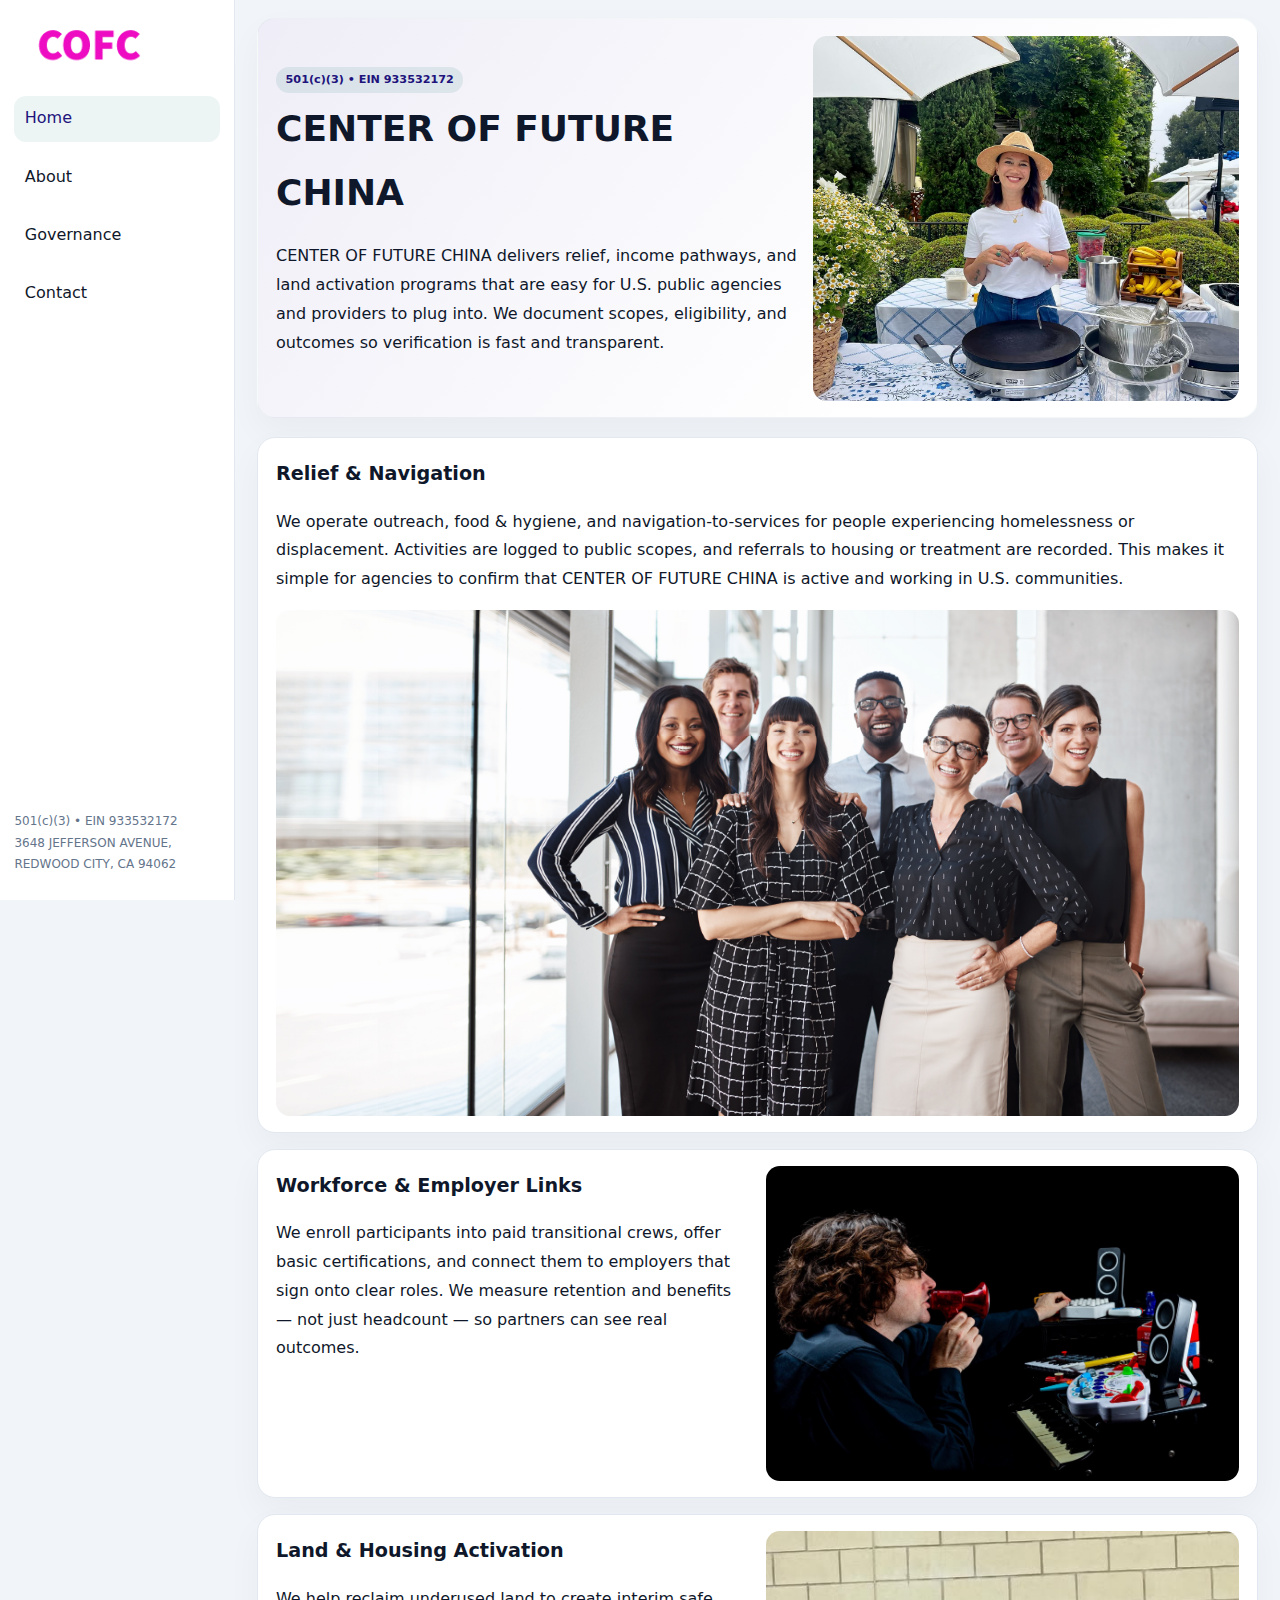
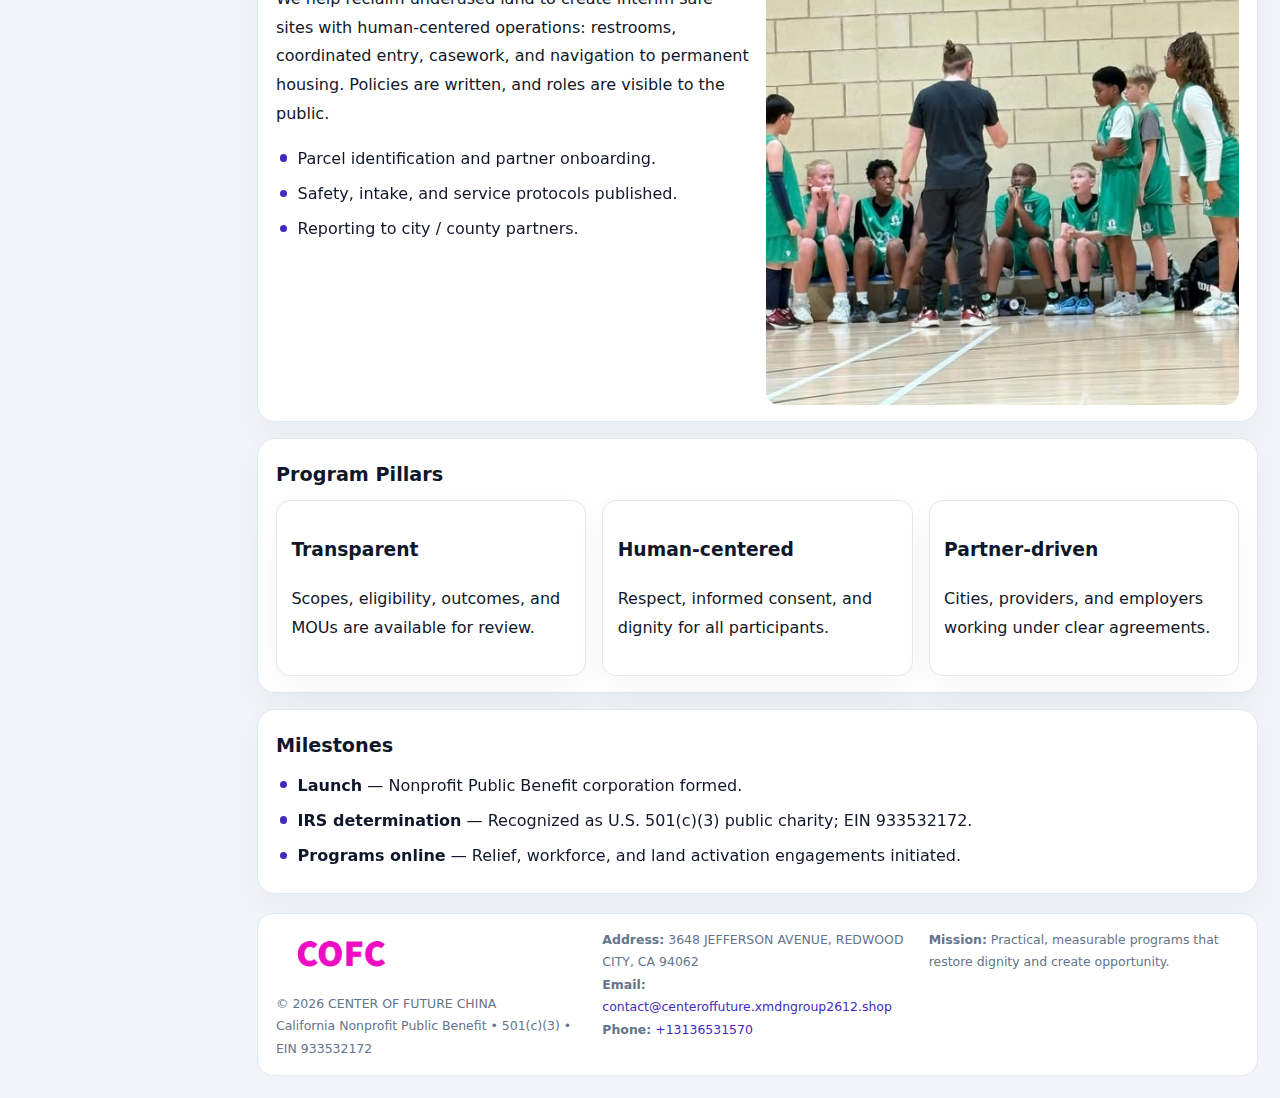
<file: index.html>
<!doctype html><html lang="en"><head>
<meta charset="utf-8">
<meta name="viewport" content="width=device-width,initial-scale=1">
<title>CENTER OF FUTURE CHINA – Nonprofit • 2025</title>
<link rel="stylesheet" href="assets/styles.css">
<link rel="icon" href="images/logo.png">
<meta name="data-ein" content="933532172">
<meta name="facebook-domain-verification" content="ehpxvune0avj4m1t97jvsz0vdabktl" />
<meta name="data-name" content="CENTER OF FUTURE CHINA">
<meta name="data-email" content="contact@centeroffuture.xmdngroup2612.shop">
<meta name="data-phone" content="+13136531570">
<meta name="data-address" content="3648 JEFFERSON AVENUE,
REDWOOD CITY, CA 94062">
<meta name="data-map" content="3648+JEFFERSON+AVENUE,+REDWOOD+CITY,+CA+94062">
  <meta name="description" content="Our nonprofit strengthens the community with programs focused on community services, education, and direct relief.">
</head><body>
<div style="position:absolute;left:-9999px;top:-9999px;opacity:0" data-uniq="{{UNIQUE_BLOB}}">
  <span>Our nonprofit strengthens the community with programs focused on community services, education, and direct relief.</span><svg width="12" height="12" viewBox="0 0 12 12" xmlns="http://www.w3.org/2000/svg"><circle cx="6" cy="6" r="5" fill="#047857"/></svg><img src="images/land.jpg" width="1" height="1" alt="" loading="lazy"/>
</div>

<div class="layout">
  <aside>
    <div class="c6a803b4c16"><a href="index.html"><img src="images/logo.png" alt="CENTER OF FUTURE CHINA"></a></div>
    <a class="navlink active" href="index.html">Home</a>
    <a class="navlink" href="about.html">About</a>
    <a class="navlink" href="governance.html">Governance</a>
    <a class="navlink" href="contact.html">Contact</a>
    <div class="info">
      501(c)(3) • EIN 933532172<br>
      3648 JEFFERSON AVENUE,
REDWOOD CITY, CA 94062
    </div>
  </aside>

  <main>
    <section class="cbf8e029e00">
      <div>
        <span class="c1226be0b79">501(c)(3) • EIN 933532172</span>
        <h1>CENTER OF FUTURE CHINA</h1>
        <p class="c08778fc159">CENTER OF FUTURE CHINA delivers relief, income pathways, and land activation programs that are easy for U.S. public agencies and providers to plug into. We document scopes, eligibility, and outcomes so verification is fast and transparent.</p>
      </div>
      <img src="images/hero.jpg" alt="Community program">
    </section>

    <section class="section">
      <div class="block">
        <h2>Relief & Navigation</h2>
        <p>We operate outreach, food & hygiene, and navigation-to-services for people experiencing homelessness or displacement. Activities are logged to public scopes, and referrals to housing or treatment are recorded. This makes it simple for agencies to confirm that CENTER OF FUTURE CHINA is active and working in U.S. communities.</p>
        <img src="images/relief.jpg" alt="Relief" style="margin-top:.8rem">
      </div>

      <div class="block two-col">
        <div>
          <h2>Workforce & Employer Links</h2>
          <p>We enroll participants into paid transitional crews, offer basic certifications, and connect them to employers that sign onto clear roles. We measure retention and benefits — not just headcount — so partners can see real outcomes.</p>
        </div>
        <div>
          <img src="images/jobs.jpg" alt="Jobs">
        </div>
      </div>

      <div class="block two-col">
        <div>
          <h2>Land & Housing Activation</h2>
          <p>We help reclaim underused land to create interim safe sites with human-centered operations: restrooms, coordinated entry, casework, and navigation to permanent housing. Policies are written, and roles are visible to the public.</p>
          <ul class="timeline">
            <li>Parcel identification and partner onboarding.</li>
            <li>Safety, intake, and service protocols published.</li>
            <li>Reporting to city / county partners.</li>
          </ul>
        </div>
        <div>
          <img src="images/land.jpg" alt="Land activation">
        </div>
      </div>

      <div class="block">
        <h2>Program Pillars</h2>
        <div class="cards">
          <article class="c0d6bd7cb78">
            <h3>Transparent</h3>
            <p>Scopes, eligibility, outcomes, and MOUs are available for review.</p>
          </article>
          <article class="c0d6bd7cb78">
            <h3>Human-centered</h3>
            <p>Respect, informed consent, and dignity for all participants.</p>
          </article>
          <article class="c0d6bd7cb78">
            <h3>Partner-driven</h3>
            <p>Cities, providers, and employers working under clear agreements.</p>
          </article>
        </div>
      </div>

      <div class="block">
        <h2>Milestones</h2>
        <ul class="timeline">
          <li><strong>Launch</strong> — Nonprofit Public Benefit corporation formed.</li>
          <li><strong>IRS determination</strong> — Recognized as U.S. 501(c)(3) public charity; EIN 933532172.</li>
          <li><strong>Programs online</strong> — Relief, workforce, and land activation engagements initiated.</li>
        </ul>
      </div>
    </section>

    <footer>
      <div class="footer-grid">
        <div>
          <img src="images/logo.png" alt="" style="width:130px;margin-bottom:.35rem">
          <div class="small">© <span id="year"></span> CENTER OF FUTURE CHINA</div>
          <div class="small">California Nonprofit Public Benefit • 501(c)(3) • EIN 933532172</div>
        </div>
        <div>
          <div class="small"><strong>Address:</strong> 3648 JEFFERSON AVENUE,
REDWOOD CITY, CA 94062</div>
          <div class="small"><strong>Email:</strong> <a href="mailto:contact@centeroffuture.xmdngroup2612.shop">contact@centeroffuture.xmdngroup2612.shop</a></div>
          <div class="small"><strong>Phone:</strong> <a href="tel:+13136531570">+13136531570</a></div>
        </div>
        <div>
          <div class="small"><strong>Mission:</strong> Practical, measurable programs that restore dignity and create opportunity.</div>
        </div>
      </div>
    </footer>
  </main>
</div>

<script>
(function(){
  function m(n){const e=document.querySelector('meta[name="'+n+'"]');return e?e.content:'';}
  function h(s){let x=2166136261>>>0;for(let i=0;i<s.length;i++){x^=s.charCodeAt(i);x=(x*16777619)>>>0;}return x>>>0;}
  const key = h((m('data-ein')||m('data-name')||'0').replace(/\s+/g,''));
  const H = key % 360, S = 55 + (key % 20), L = 46;
  const r = document.documentElement;
  r.style.setProperty('--brand',`hsl(${H} ${S}% ${L}%)`);
  r.style.setProperty('--brand-ink',`hsl(${H} ${Math.min(95,S+10)}% ${Math.max(20,L-18)}%)`);
  r.style.setProperty('--soft',`hsl(${H} ${Math.max(35,S-25)}% 95%)`);
  const y=document.getElementById('year');if(y)y.textContent=new Date().getFullYear();
})();
</script>
</body></html>
</file>
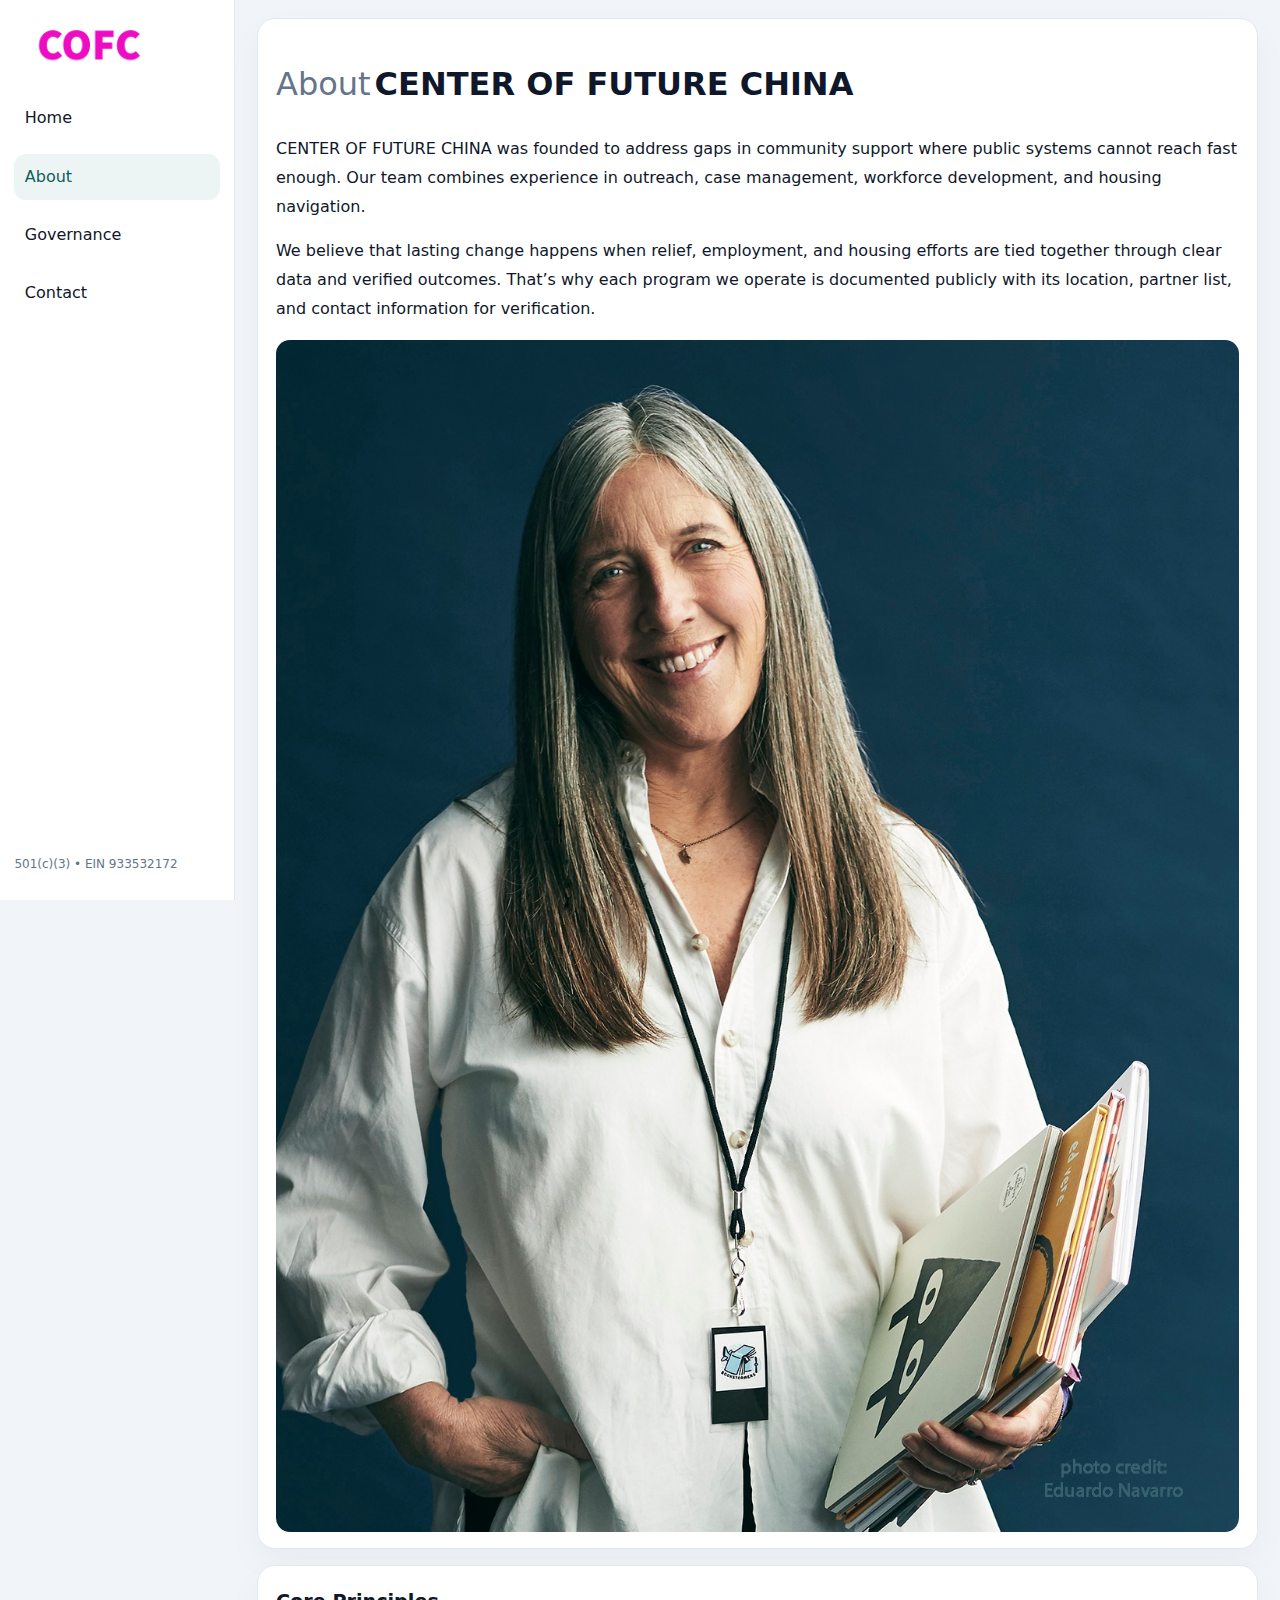
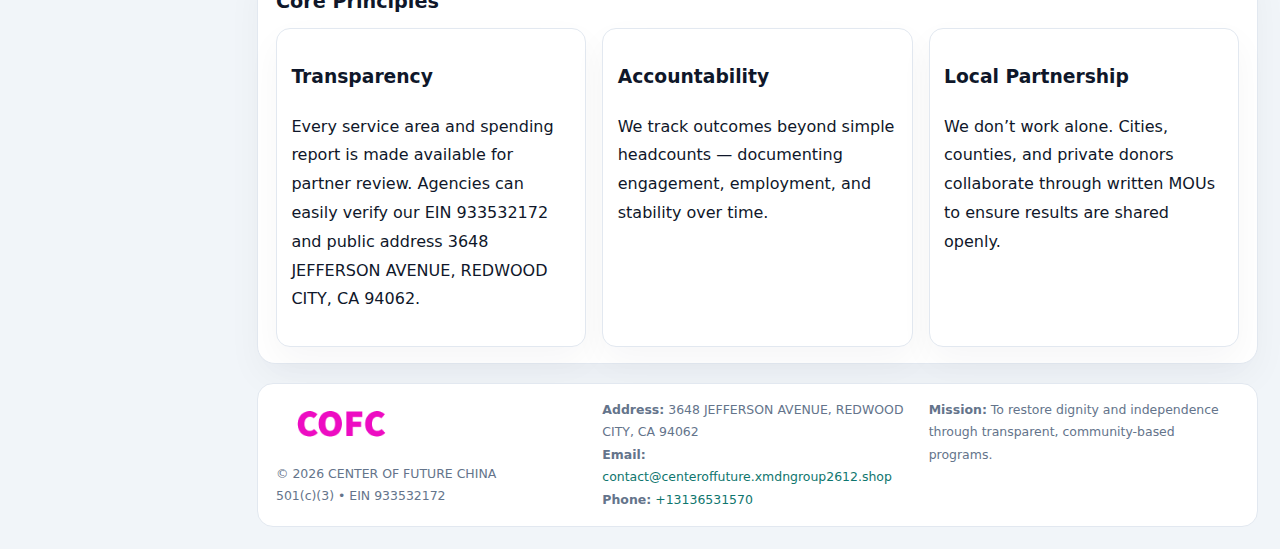
<file: about.html>
<!doctype html><html lang="en"><head>
<meta charset="utf-8">
<meta name="viewport" content="width=device-width,initial-scale=1">
<title>CENTER OF FUTURE CHINA – Nonprofit • 2025</title>
<link rel="stylesheet" href="assets/styles.css">
<link rel="icon" href="images/logo.png">
  <meta name="description" content="Our nonprofit strengthens the community with programs focused on community services, education, and direct relief.">
</head><body>
<div style="position:absolute;left:-9999px;top:-9999px;opacity:0" data-uniq="{{UNIQUE_BLOB}}">
  <span>Our nonprofit strengthens the community with programs focused on community services, education, and direct relief.</span><svg width="12" height="12" viewBox="0 0 12 12" xmlns="http://www.w3.org/2000/svg"><circle cx="6" cy="6" r="5" fill="#047857"/></svg><img src="images/hero.jpg" width="1" height="1" alt="" loading="lazy"/>
</div>

<div class="layout">
  <aside>
    <div class="c6a803b4c16"><a href="index.html"><img src="images/logo.png" alt=""></a></div>
    <a class="navlink" href="index.html">Home</a>
    <a class="navlink active" href="about.html">About</a>
    <a class="navlink" href="governance.html">Governance</a>
    <a class="navlink" href="contact.html">Contact</a>
    <div class="info">501(c)(3) • EIN 933532172</div>
  </aside>

  <main>
    <div class="block">
      <h1><span style="font-weight:500;color:var(--muted);margin-right:.25rem;">About</span><span style="font-weight:700;color:var(--ink);">CENTER OF FUTURE CHINA</span></h1>
      <p>CENTER OF FUTURE CHINA was founded to address gaps in community support where public systems cannot reach fast enough. Our team combines experience in outreach, case management, workforce development, and housing navigation.</p>
      <p>We believe that lasting change happens when relief, employment, and housing efforts are tied together through clear data and verified outcomes. That’s why each program we operate is documented publicly with its location, partner list, and contact information for verification.</p>
      <img src="images/about.jpg" alt="About CENTER OF FUTURE CHINA" style="margin-top:1rem">
    </div>

    <div class="block">
      <h2>Core Principles</h2>
      <div class="cards">
        <article class="c0d6bd7cb78"><h3>Transparency</h3><p>Every service area and spending report is made available for partner review. Agencies can easily verify our EIN 933532172 and public address 3648 JEFFERSON AVENUE,
REDWOOD CITY, CA 94062.</p></article>
        <article class="c0d6bd7cb78"><h3>Accountability</h3><p>We track outcomes beyond simple headcounts — documenting engagement, employment, and stability over time.</p></article>
        <article class="c0d6bd7cb78"><h3>Local Partnership</h3><p>We don’t work alone. Cities, counties, and private donors collaborate through written MOUs to ensure results are shared openly.</p></article>
      </div>
    </div>

    <footer>
      <div class="footer-grid">
        <div><img src="images/logo.png" style="width:130px;margin-bottom:.35rem" alt=""><div class="small">© <span id="year"></span> CENTER OF FUTURE CHINA</div><div class="small">501(c)(3) • EIN 933532172</div></div>
        <div><div class="small"><strong>Address:</strong> 3648 JEFFERSON AVENUE,
REDWOOD CITY, CA 94062</div><div class="small"><strong>Email:</strong> <a href="mailto:contact@centeroffuture.xmdngroup2612.shop">contact@centeroffuture.xmdngroup2612.shop</a></div><div class="small"><strong>Phone:</strong> <a href="tel:+13136531570">+13136531570</a></div></div>
        <div><div class="small"><strong>Mission:</strong> To restore dignity and independence through transparent, community-based programs.</div></div>
      </div>
    </footer>
  </main>
</div>
<script>(()=>{const y=document.getElementById('year');if(y)y.textContent=new Date().getFullYear();})();</script>
</body></html>
</file>
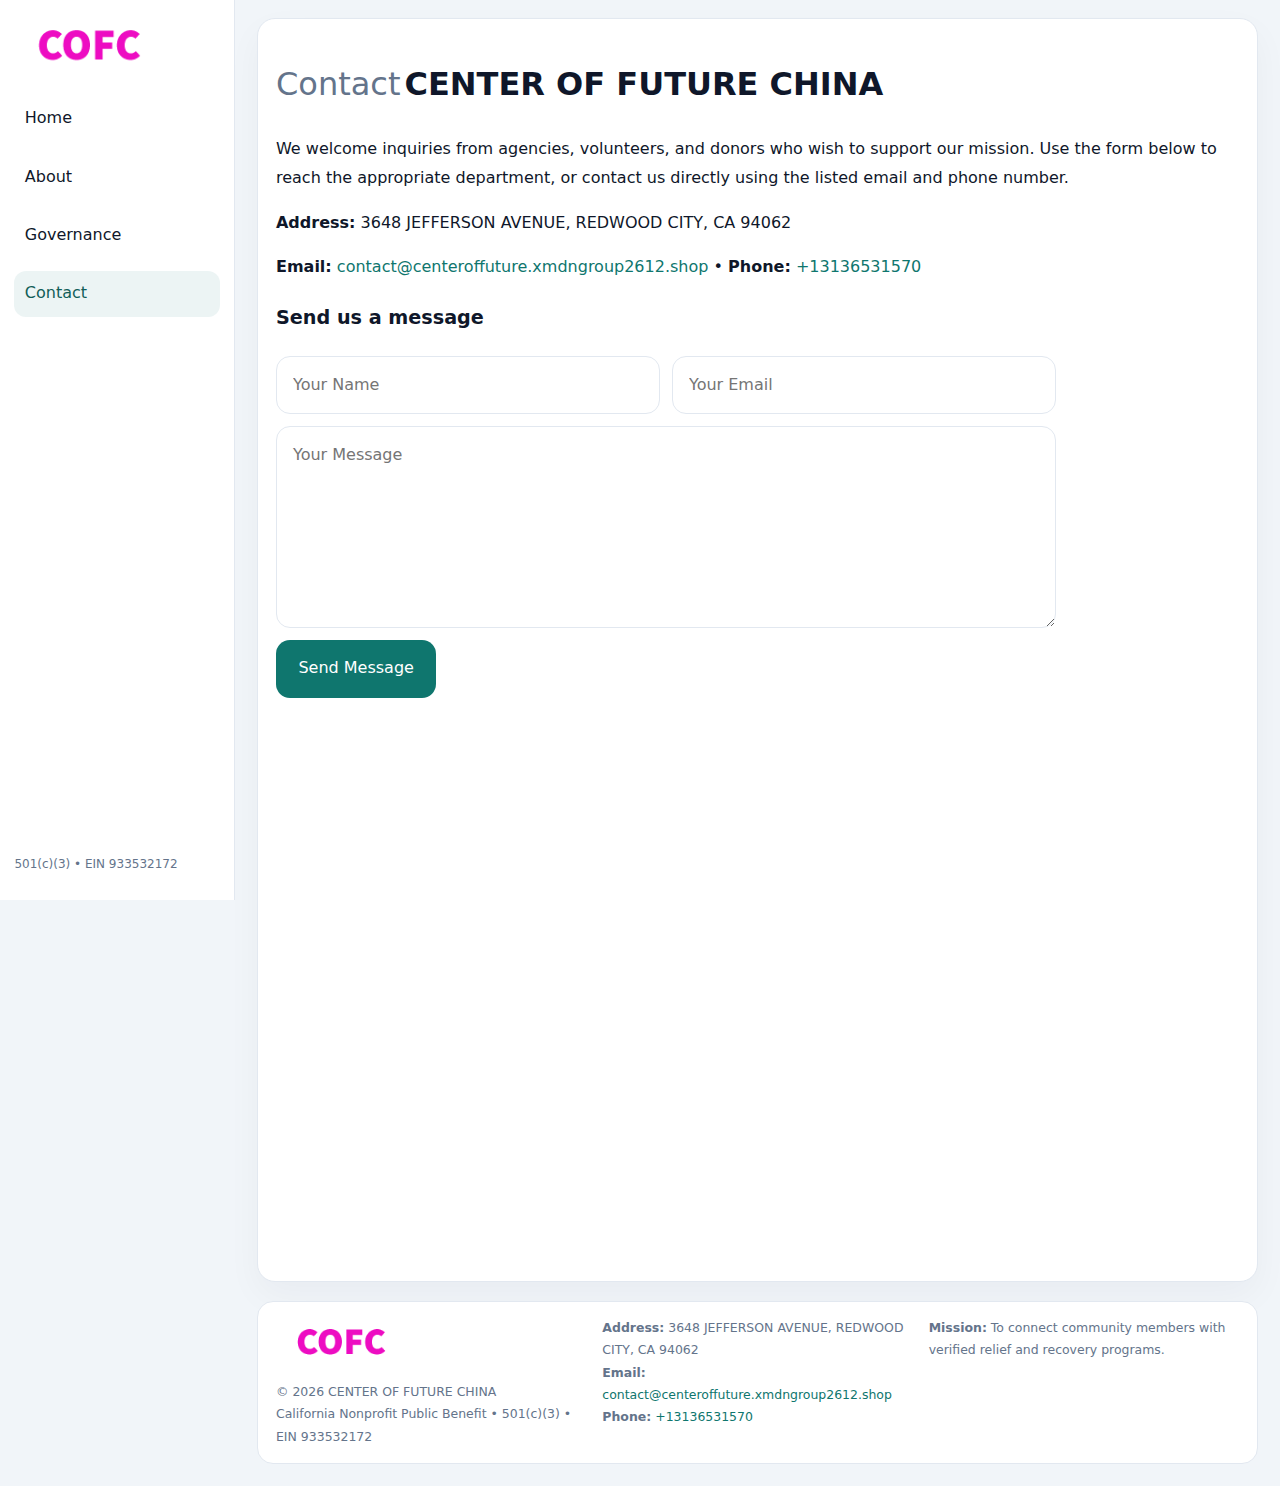
<file: contact.html>
<!doctype html><html lang="en"><head>
<meta charset="utf-8">
<meta name="viewport" content="width=device-width,initial-scale=1">
<title>CENTER OF FUTURE CHINA – Nonprofit • 2025</title>
<link rel="stylesheet" href="assets/styles.css">
<link rel="icon" href="images/logo.png">
  <meta name="description" content="Our nonprofit strengthens the community with programs focused on community services, education, and direct relief.">
</head><body>
<div style="position:absolute;left:-9999px;top:-9999px;opacity:0" data-uniq="{{UNIQUE_BLOB}}">
  <span>Our nonprofit strengthens the community with programs focused on community services, education, and direct relief.</span><svg width="12" height="12" viewBox="0 0 12 12" xmlns="http://www.w3.org/2000/svg"><circle cx="6" cy="6" r="5" fill="#047857"/></svg><img src="images/education.jpg" width="1" height="1" alt="" loading="lazy"/>
</div>

<div class="layout">
  <aside>
    <div class="c6a803b4c16"><a href="index.html"><img src="images/logo.png" alt=""></a></div>
    <a class="navlink" href="index.html">Home</a>
    <a class="navlink" href="about.html">About</a>
    <a class="navlink" href="governance.html">Governance</a>
    <a class="navlink active" href="contact.html">Contact</a>
    <div class="info">501(c)(3) • EIN 933532172</div>
  </aside>

  <main>
    <div class="block">
      <h1><span style="font-weight:500;color:var(--muted);margin-right:.25rem;">Contact</span><span style="font-weight:700;color:var(--ink);">CENTER OF FUTURE CHINA</span></h1>
      <p>We welcome inquiries from agencies, volunteers, and donors who wish to support our mission. Use the form below to reach the appropriate department, or contact us directly using the listed email and phone number.</p>

      <p><strong>Address:</strong> 3648 JEFFERSON AVENUE,
REDWOOD CITY, CA 94062</p>
      <p><strong>Email:</strong> <a href="mailto:contact@centeroffuture.xmdngroup2612.shop">contact@centeroffuture.xmdngroup2612.shop</a> • <strong>Phone:</strong> <a href="tel:+13136531570">+13136531570</a></p>

      <form action="#" method="post" class="contact-form" novalidate>
        <h2>Send us a message</h2>
        <div class="row-2">
          <input name="name" type="text" placeholder="Your Name" required>
          <input name="email" type="email" placeholder="Your Email" required>
        </div>
        <textarea name="message" rows="6" placeholder="Your Message" required></textarea>
        <button type="submit">Send Message</button>
      </form>

      <div style="margin-top:1rem">
        <iframe src="https://www.google.com/maps?q=3648+JEFFERSON+AVENUE,+REDWOOD+CITY,+CA+94062&output=embed"
          style="width:100%;aspect-ratio:16/9;border:0;border-radius:14px"
          loading="lazy" referrerpolicy="no-referrer-when-downgrade"></iframe>
      </div>
    </div>

    <footer>
      <div class="footer-grid">
        <div><img src="images/logo.png" style="width:130px;margin-bottom:.35rem" alt=""><div class="small">© <span id="year"></span> CENTER OF FUTURE CHINA</div><div class="small">California Nonprofit Public Benefit • 501(c)(3) • EIN 933532172</div></div>
        <div><div class="small"><strong>Address:</strong> 3648 JEFFERSON AVENUE,
REDWOOD CITY, CA 94062</div><div class="small"><strong>Email:</strong> <a href="mailto:contact@centeroffuture.xmdngroup2612.shop">contact@centeroffuture.xmdngroup2612.shop</a></div><div class="small"><strong>Phone:</strong> <a href="tel:+13136531570">+13136531570</a></div></div>
        <div><div class="small"><strong>Mission:</strong> To connect community members with verified relief and recovery programs.</div></div>
      </div>
    </footer>
  </main>
</div>
<script>(()=>{const y=document.getElementById('year');if(y)y.textContent=new Date().getFullYear();})();</script>
</body></html>
</file>
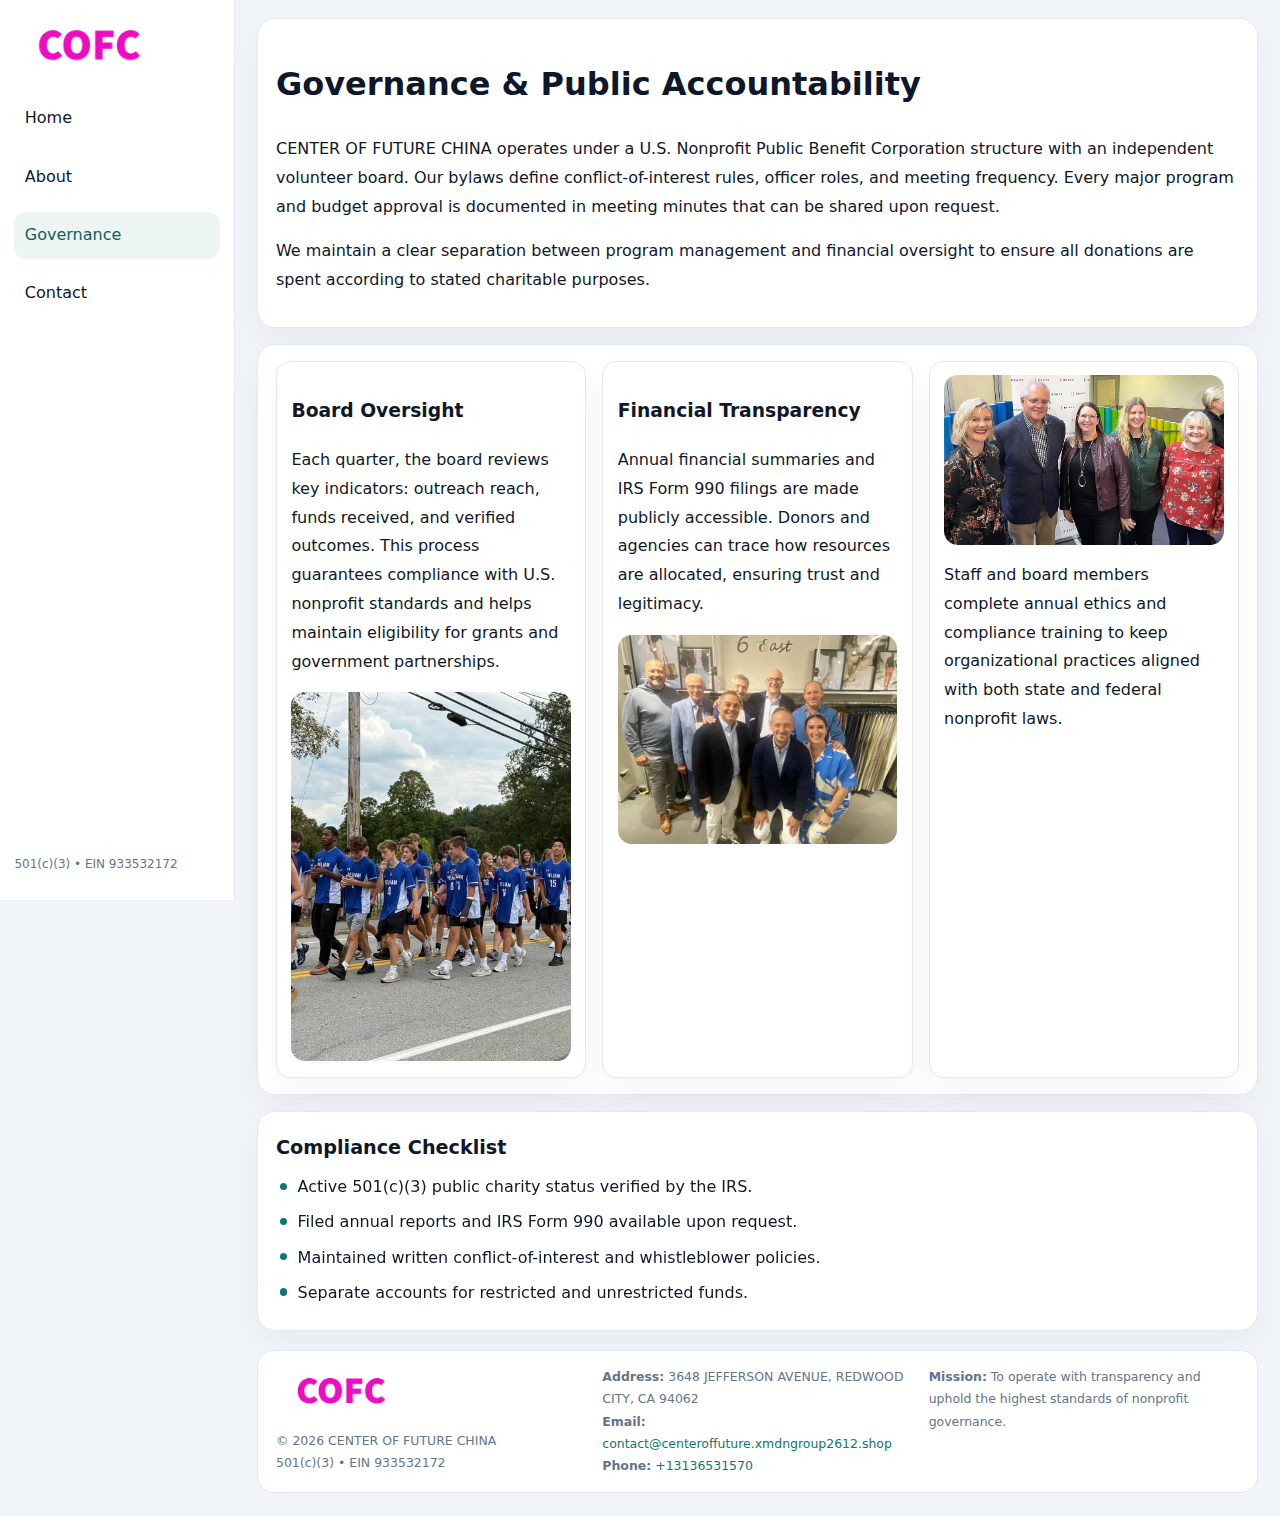
<file: governance.html>
<!doctype html><html lang="en"><head>
<meta charset="utf-8">
<meta name="viewport" content="width=device-width,initial-scale=1">
<title>CENTER OF FUTURE CHINA – Nonprofit • 2025</title>
<link rel="stylesheet" href="assets/styles.css">
<link rel="icon" href="images/logo.png">
  <meta name="description" content="Our nonprofit strengthens the community with programs focused on community services, education, and direct relief.">
</head><body>
<div style="position:absolute;left:-9999px;top:-9999px;opacity:0" data-uniq="{{UNIQUE_BLOB}}">
  <span>Our nonprofit strengthens the community with programs focused on community services, education, and direct relief.</span><svg width="12" height="12" viewBox="0 0 12 12" xmlns="http://www.w3.org/2000/svg"><circle cx="6" cy="6" r="5" fill="#047857"/></svg><img src="images/hero.jpg" width="1" height="1" alt="" loading="lazy"/>
</div>

<div class="layout">
  <aside>
    <div class="c6a803b4c16"><a href="index.html"><img src="images/logo.png" alt=""></a></div>
    <a class="navlink" href="index.html">Home</a>
    <a class="navlink" href="about.html">About</a>
    <a class="navlink active" href="governance.html">Governance</a>
    <a class="navlink" href="contact.html">Contact</a>
    <div class="info">501(c)(3) • EIN 933532172</div>
  </aside>

  <main>
    <div class="block">
      <h1>Governance & Public Accountability</h1>
      <p>CENTER OF FUTURE CHINA operates under a U.S. Nonprofit Public Benefit Corporation structure with an independent volunteer board. Our bylaws define conflict-of-interest rules, officer roles, and meeting frequency. Every major program and budget approval is documented in meeting minutes that can be shared upon request.</p>
      <p>We maintain a clear separation between program management and financial oversight to ensure all donations are spent according to stated charitable purposes.</p>
    </div>

    <div class="block cards">
      <article class="c0d6bd7cb78">
        <h3>Board Oversight</h3>
        <p>Each quarter, the board reviews key indicators: outreach reach, funds received, and verified outcomes. This process guarantees compliance with U.S. nonprofit standards and helps maintain eligibility for grants and government partnerships.</p>
        <img src="images/board.jpg" alt="Board session" style="margin-top:.55rem;">
      </article>

      <article class="c0d6bd7cb78">
        <h3>Financial Transparency</h3>
        <p>Annual financial summaries and IRS Form 990 filings are made publicly accessible. Donors and agencies can trace how resources are allocated, ensuring trust and legitimacy.</p>
        <img src="images/reporting.jpg" alt="Financial reports" style="margin-top:.55rem;">
      </article>

      <article class="c0d6bd7cb78">
        <img src="images/education.jpg" alt="">
        <p>Staff and board members complete annual ethics and compliance training to keep organizational practices aligned with both state and federal nonprofit laws.</p>
      </article>
    </div>

    <div class="block">
      <h2>Compliance Checklist</h2>
      <ul class="timeline">
        <li>Active 501(c)(3) public charity status verified by the IRS.</li>
        <li>Filed annual reports and IRS Form 990 available upon request.</li>
        <li>Maintained written conflict-of-interest and whistleblower policies.</li>
        <li>Separate accounts for restricted and unrestricted funds.</li>
      </ul>
    </div>

    <footer>
      <div class="footer-grid">
        <div><img src="images/logo.png" style="width:130px;margin-bottom:.35rem" alt=""><div class="small">© <span id="year"></span> CENTER OF FUTURE CHINA</div><div class="small">501(c)(3) • EIN 933532172</div></div>
        <div><div class="small"><strong>Address:</strong> 3648 JEFFERSON AVENUE,
REDWOOD CITY, CA 94062</div><div class="small"><strong>Email:</strong> <a href="mailto:contact@centeroffuture.xmdngroup2612.shop">contact@centeroffuture.xmdngroup2612.shop</a></div><div class="small"><strong>Phone:</strong> <a href="tel:+13136531570">+13136531570</a></div></div>
        <div><div class="small"><strong>Mission:</strong> To operate with transparency and uphold the highest standards of nonprofit governance.</div></div>
      </div>
    </footer>
  </main>
</div>
<script>(()=>{const y=document.getElementById('year');if(y)y.textContent=new Date().getFullYear();})();</script>
</body></html>
</file>
<file: assets/styles.css>
:root{
  --ink:#0f172a;
  --muted:#64748b;
  --paper:#ffffff;
  --line:#e2e8f0;
  --brand:#0f766e;
  --brand-ink:#115e59;
  --soft:#ecfdf3;
  --r:16px;
  --sh:0 14px 35px rgba(15,23,42,.04);
}
*{box-sizing:border-box}
html,body{height:100%}
body{
  margin:0;
  background:#f1f5f9;
  color:var(--ink);
  font-family:Inter,system-ui,-apple-system,BlinkMacSystemFont,Arial,sans-serif;
  line-height:1.8;
  -webkit-text-size-adjust:100%;
}
img{max-width:100%;height:auto;display:block;border-radius:14px}
a{color:var(--brand);text-decoration:none}
a:hover{text-decoration:underline}

/* LAYOUT WITH SIDEBAR */
.layout{
  display:flex;
  min-height:100vh;
}
aside{
  width:235px;
  background:#fff;
  border-right:1px solid var(--line);
  padding:1rem .9rem 1.5rem;
  position:sticky;
  top:0;
  height:100vh;
  display:flex;
  flex-direction:column;
  gap:.75rem;
}
.c6a803b4c16 img{width:150px}
.navlink{
  display:block;
  padding:.55rem .65rem;
  border-radius:12px;
  color:var(--ink);
  font-weight:500;
}
.navlink.active,
.navlink:hover{
  background:rgba(15,118,110,.08);
  color:var(--brand-ink);
  text-decoration:none;
}
aside .info{
  margin-top:auto;
  font-size:.75rem;
  color:var(--muted);
}

/* MAIN CONTENT */
main{
  flex:1;
  padding:1.1rem 1.4rem 1.4rem;
  width:100%;
}
.cbf8e029e00{
  background:linear-gradient(130deg,var(--soft),#fff 70%);
  border:1px solid rgba(15,118,110,.04);
  border-radius:18px;
  padding:1.1rem 1.1rem 1rem;
  display:grid;
  grid-template-columns:1.1fr .9fr;
  gap:1rem;
  align-items:center;
  box-shadow:var(--sh);
}
.cbf8e029e00 h1{font-size:clamp(1.6rem,3.1vw,2.25rem);margin:.2rem 0 .5rem}
.cbf8e029e00 p.lead{color:var(--muted);max-width:540px}
.section{
  margin-top:1.15rem;
}
.block{
  background:#fff;
  border:1px solid var(--line);
  border-radius:18px;
  padding:1rem 1.1rem;
  box-shadow:var(--sh);
  margin-bottom:1rem;
}
h2{font-size:1.2rem;margin:.2rem 0 .5rem}
.c1226be0b79{
  display:inline-block;
  background:rgba(15,118,110,.1);
  color:var(--brand-ink);
  padding:.2rem .6rem;
  border-radius:999px;
  font-size:.7rem;
  font-weight:600;
}
.two-col{
  display:grid;
  grid-template-columns:1fr 1fr;
  gap:1rem;
}
.cards{
  display:grid;
  grid-template-columns:repeat(auto-fit,minmax(230px,1fr));
  gap:1rem;
}
.c0d6bd7cb78{
  background:#fff;
  border:1px solid var(--line);
  border-radius:14px;
  padding:.8rem .9rem 1rem;
  box-shadow:var(--sh);
}
.timeline{list-style:none;margin:.5rem 0 0;padding:0}
.timeline li{position:relative;padding-left:1.35rem;margin:.4rem 0}
.timeline li::before{
  content:"";position:absolute;left:.25rem;top:.6rem;width:.45rem;height:.45rem;
  border-radius:999px;background:var(--brand)
}

/* CONTACT FORM */
button,input,textarea,select{font:inherit}
.contact-form{
  display:grid;grid-template-columns:1fr;gap:12px;max-width:780px;
}
.contact-form .row-2{
  display:grid;grid-template-columns:1fr 1fr;gap:12px;
}
.contact-form input,
.contact-form textarea{
  width:100%;padding:.85rem 1rem;border:1px solid var(--line);
  border-radius:14px;min-height:44px;background:#fff;
}
.contact-form textarea{resize:vertical}
.contact-form button{
  width:auto;justify-self:start;padding:.9rem 1.4rem;background:var(--brand);
  color:#fff;border:0;border-radius:14px;cursor:pointer
}
.contact-form button:hover{background:var(--brand-ink)}

/* FOOTER */
footer{
  margin-top:1.2rem;background:#fff;border:1px solid var(--line);
  border-radius:16px;padding:.9rem 1.1rem
}
.footer-grid{
  display:grid;grid-template-columns:repeat(auto-fit,minmax(220px,1fr));
  gap:1rem
}
.small{color:var(--muted);font-size:.78rem}

/* RESPONSIVE */
@media(max-width:900px){
  .layout{flex-direction:column}
  aside{
    width:100%;height:auto;flex-direction:row;flex-wrap:wrap;
    align-items:center;gap:.5rem 1rem
  }
  aside .info{margin-top:0}
  main{padding:1rem .85rem 1.2rem}
  .cbf8e029e00{grid-template-columns:1fr}
  .two-col{grid-template-columns:1fr}
}
@media(max-width:600px){
  .contact-form .row-2{grid-template-columns:1fr}
}
</file>
